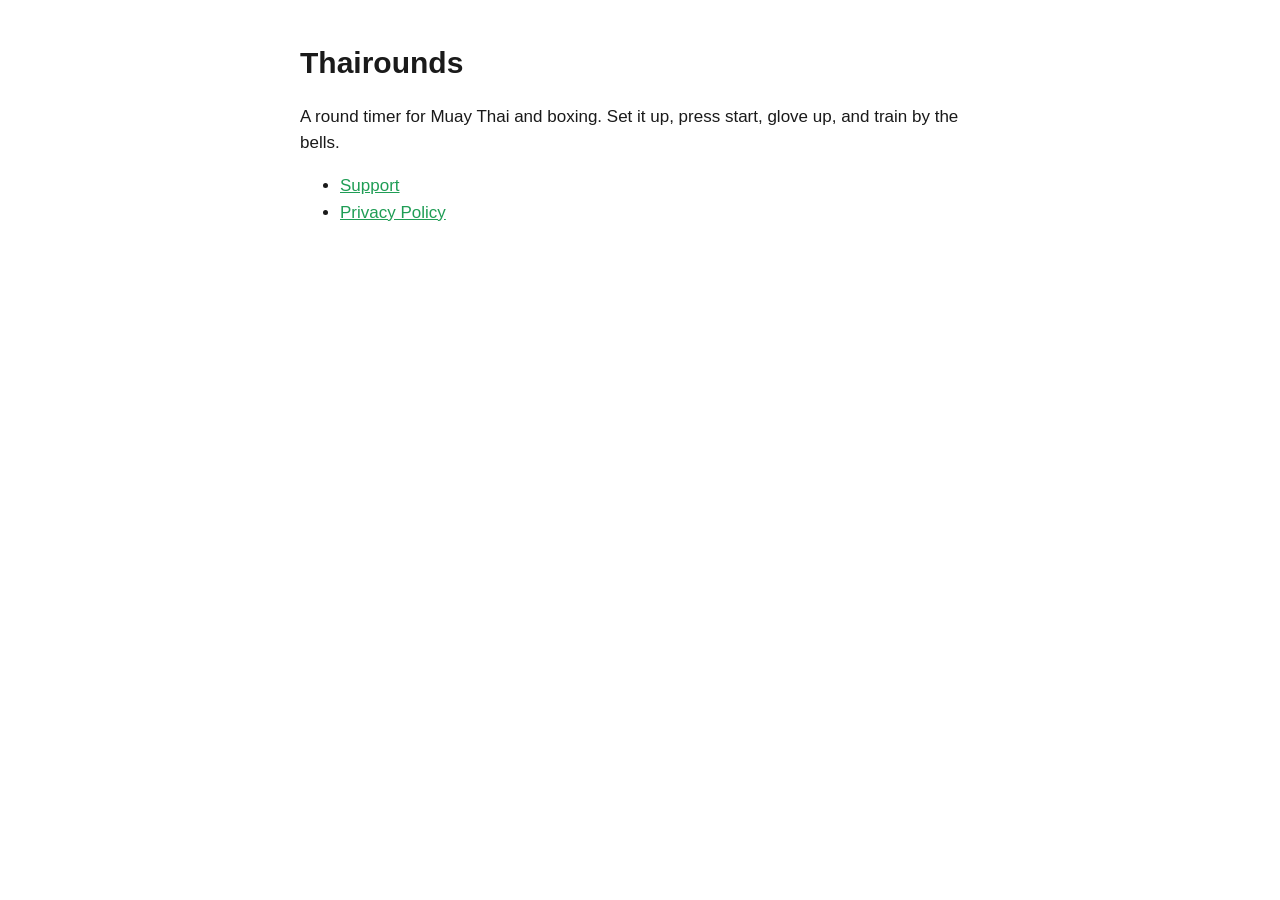
<file: index.html>
<!doctype html>
<html lang="en">
<head>
<meta charset="utf-8">
<meta name="viewport" content="width=device-width, initial-scale=1">
<title>Thairounds</title>
<link rel="stylesheet" href="style.css">
</head>
<body>
<main>
<h1>Thairounds</h1>
<p>A round timer for Muay Thai and boxing. Set it up, press start, glove up, and
train by the bells.</p>
<ul>
  <li><a href="support.html">Support</a></li>
  <li><a href="privacy.html">Privacy Policy</a></li>
</ul>
</main>
</body>
</html>
</file>
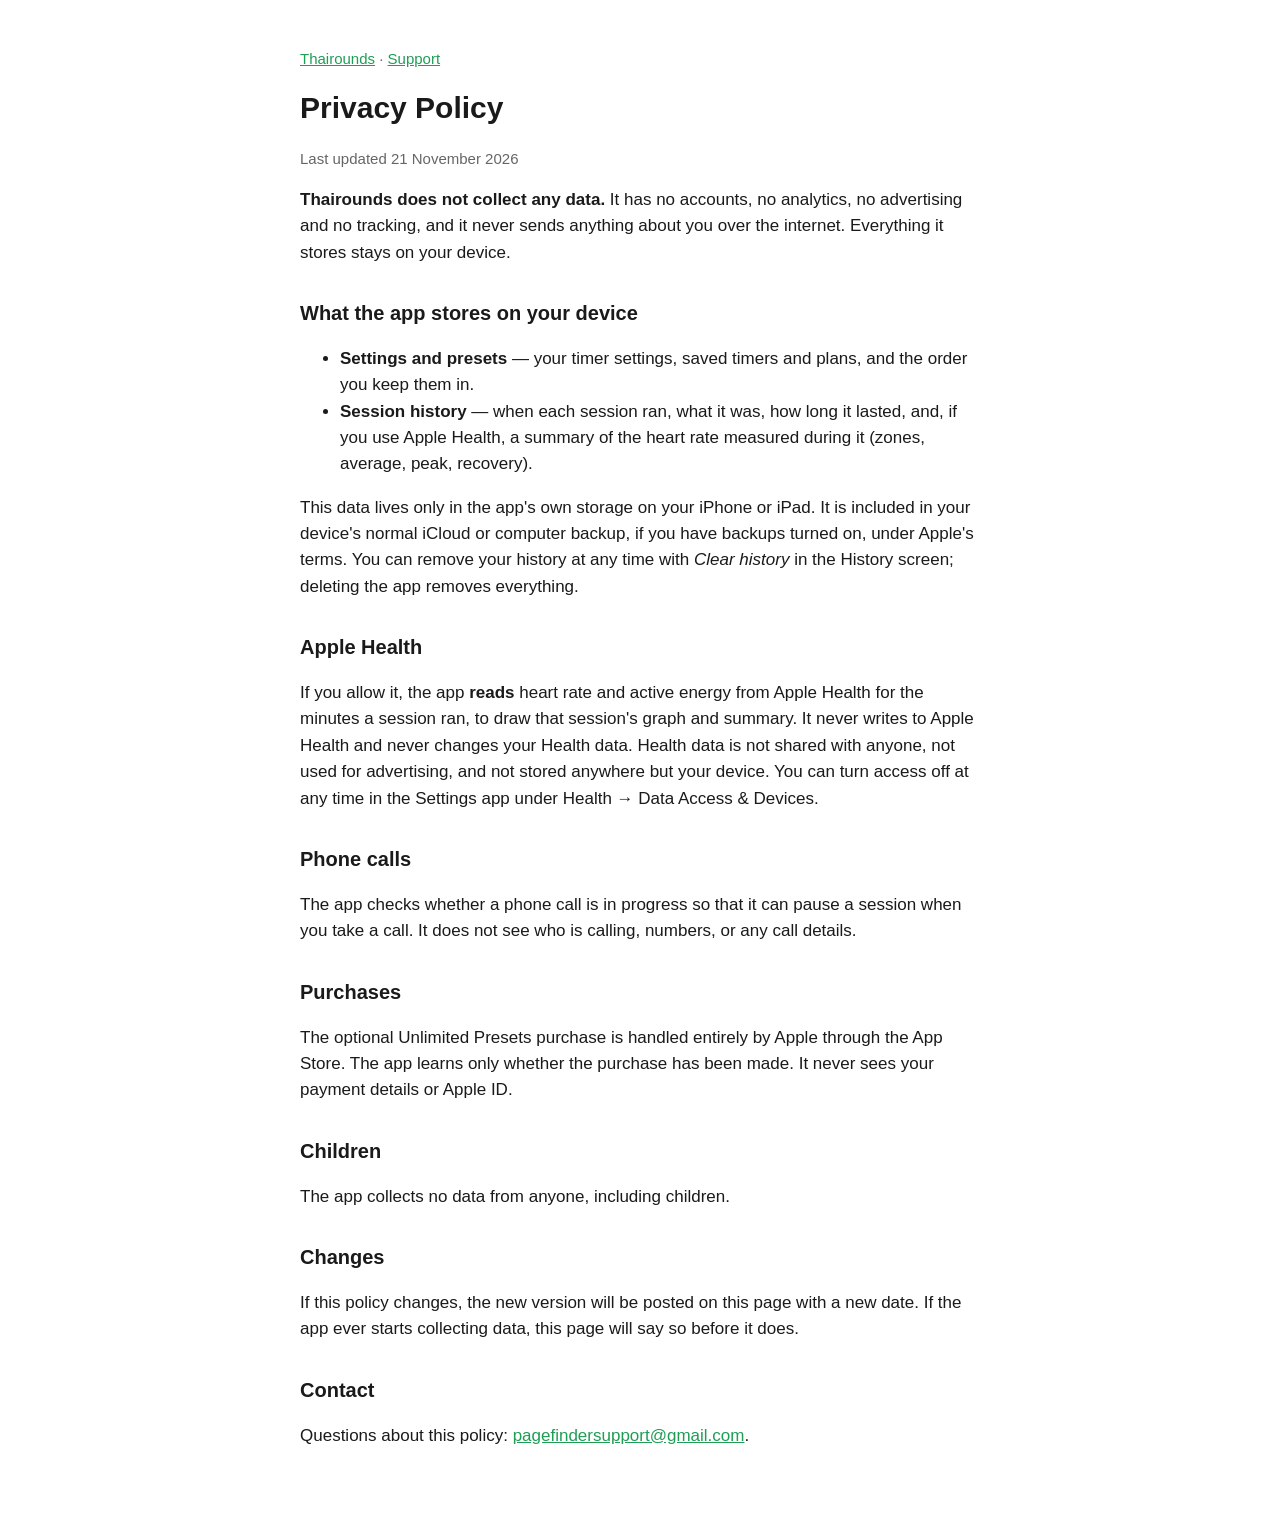
<file: privacy.html>
<!doctype html>
<html lang="en">
<head>
<meta charset="utf-8">
<meta name="viewport" content="width=device-width, initial-scale=1">
<title>Thairounds — Privacy Policy</title>
<link rel="stylesheet" href="style.css">
</head>
<body>
<main>
<p class="nav"><a href="index.html">Thairounds</a> · <a href="support.html">Support</a></p>
<h1>Privacy Policy</h1>
<p class="meta">Last updated 21 November 2026</p>

<p><strong>Thairounds does not collect any data.</strong> It has no accounts, no
analytics, no advertising and no tracking, and it never sends anything about you
over the internet. Everything it stores stays on your device.</p>

<h2>What the app stores on your device</h2>
<ul>
  <li><strong>Settings and presets</strong> — your timer settings, saved timers and
    plans, and the order you keep them in.</li>
  <li><strong>Session history</strong> — when each session ran, what it was, how
    long it lasted, and, if you use Apple Health, a summary of the heart rate
    measured during it (zones, average, peak, recovery).</li>
</ul>
<p>This data lives only in the app's own storage on your iPhone or iPad. It is
included in your device's normal iCloud or computer backup, if you have backups
turned on, under Apple's terms. You can remove your history at any time with
<em>Clear history</em> in the History screen; deleting the app removes
everything.</p>

<h2>Apple Health</h2>
<p>If you allow it, the app <strong>reads</strong> heart rate and active energy
from Apple Health for the minutes a session ran, to draw that session's graph and
summary. It never writes to Apple Health and never changes your Health data.
Health data is not shared with anyone, not used for advertising, and not stored
anywhere but your device. You can turn access off at any time in the Settings
app under Health → Data Access &amp; Devices.</p>

<h2>Phone calls</h2>
<p>The app checks whether a phone call is in progress so that it can pause a
session when you take a call. It does not see who is calling, numbers, or any
call details.</p>

<h2>Purchases</h2>
<p>The optional Unlimited Presets purchase is handled entirely by Apple through
the App Store. The app learns only whether the purchase has been made. It never
sees your payment details or Apple ID.</p>

<h2>Children</h2>
<p>The app collects no data from anyone, including children.</p>

<h2>Changes</h2>
<p>If this policy changes, the new version will be posted on this page with a new
date. If the app ever starts collecting data, this page will say so before it
does.</p>

<h2>Contact</h2>
<p>Questions about this policy: <a href="mailto:pagefindersupport@gmail.com?subject=Thairounds%20privacy">pagefindersupport@gmail.com</a>.</p>
</main>
</body>
</html>
</file>
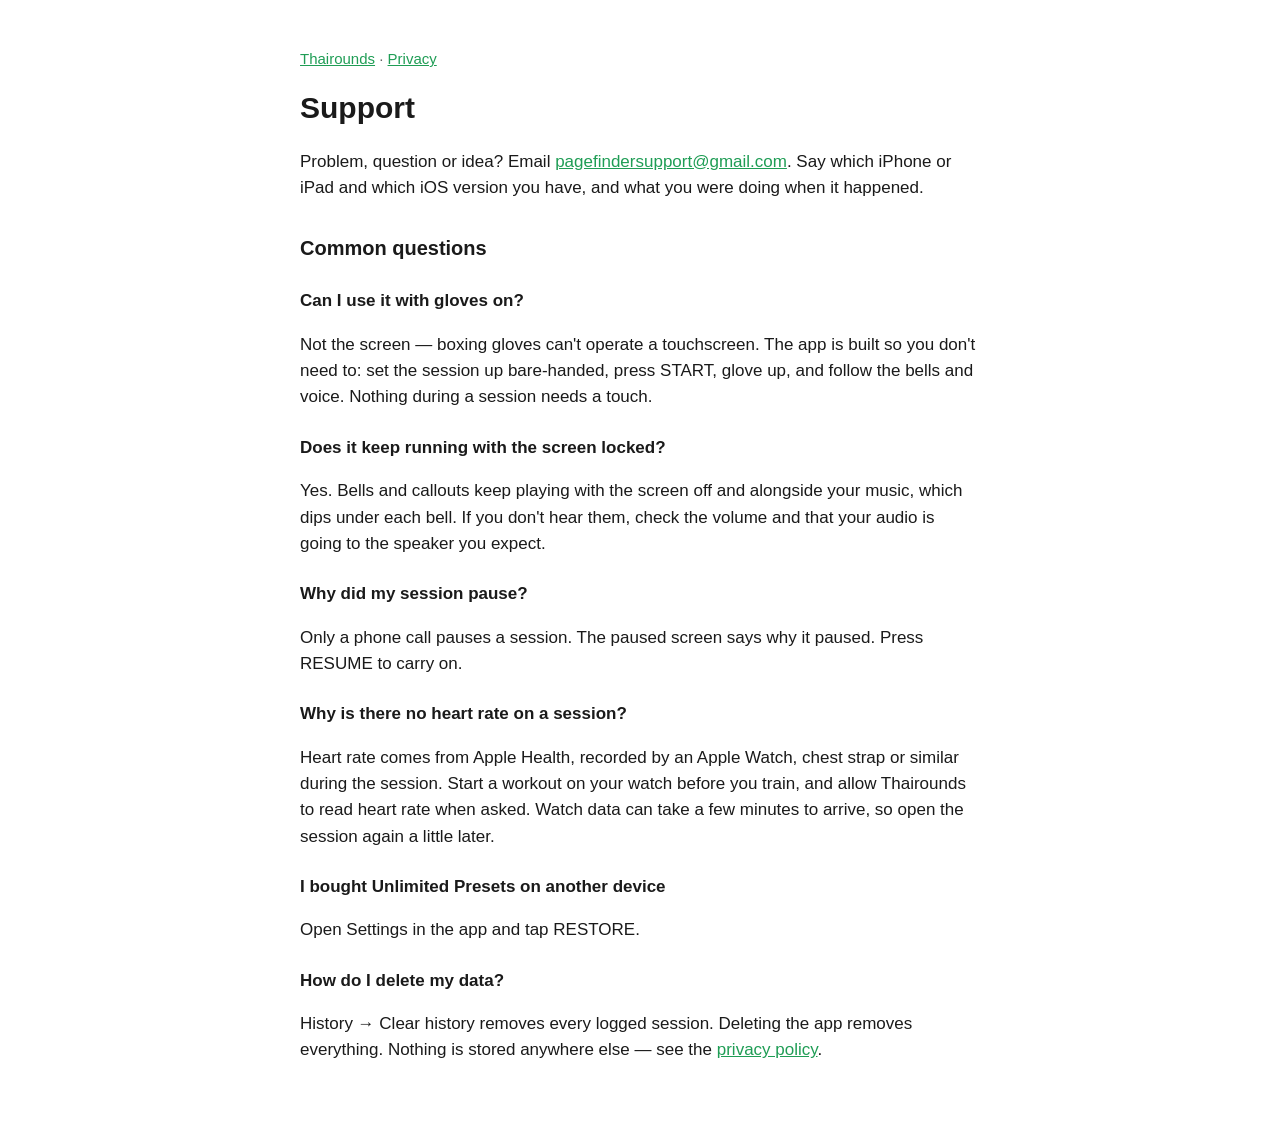
<file: support.html>
<!doctype html>
<html lang="en">
<head>
<meta charset="utf-8">
<meta name="viewport" content="width=device-width, initial-scale=1">
<title>Thairounds — Support</title>
<link rel="stylesheet" href="style.css">
</head>
<body>
<main>
<p class="nav"><a href="index.html">Thairounds</a> · <a href="privacy.html">Privacy</a></p>
<h1>Support</h1>

<p>Problem, question or idea? Email
<a href="mailto:pagefindersupport@gmail.com?subject=Thairounds%20support">pagefindersupport@gmail.com</a>. Say which iPhone or iPad
and which iOS version you have, and what you were doing when it happened.</p>

<h2>Common questions</h2>

<h3>Can I use it with gloves on?</h3>
<p>Not the screen — boxing gloves can't operate a touchscreen. The app is built
so you don't need to: set the session up bare-handed, press START, glove up, and
follow the bells and voice. Nothing during a session needs a touch.</p>

<h3>Does it keep running with the screen locked?</h3>
<p>Yes. Bells and callouts keep playing with the screen off and alongside your
music, which dips under each bell. If you don't hear them, check the volume and
that your audio is going to the speaker you expect.</p>

<h3>Why did my session pause?</h3>
<p>Only a phone call pauses a session. The paused screen says why it paused. Press
RESUME to carry on.</p>

<h3>Why is there no heart rate on a session?</h3>
<p>Heart rate comes from Apple Health, recorded by an Apple Watch, chest strap or
similar during the session. Start a workout on your watch before you train, and
allow Thairounds to read heart rate when asked. Watch data can take a few
minutes to arrive, so open the session again a little later.</p>

<h3>I bought Unlimited Presets on another device</h3>
<p>Open Settings in the app and tap RESTORE.</p>

<h3>How do I delete my data?</h3>
<p>History → Clear history removes every logged session. Deleting the app removes
everything. Nothing is stored anywhere else — see the
<a href="privacy.html">privacy policy</a>.</p>
</main>
</body>
</html>
</file>
<file: style.css>
:root { --bg: #ffffff; --fg: #1a1a1a; --muted: #666; --accent: #1f9d55; }
@media (prefers-color-scheme: dark) {
  :root { --bg: #111311; --fg: #ececec; --muted: #999; --accent: #4cd685; }
}
body { margin: 0; background: var(--bg); color: var(--fg);
  font: 17px/1.55 -apple-system, BlinkMacSystemFont, "Segoe UI", sans-serif; }
main { max-width: 680px; margin: 0 auto; padding: 32px 16px 64px; }
h1 { font-size: 30px; margin: 8px 0 4px; }
h2 { font-size: 20px; margin-top: 32px; }
h3 { font-size: 17px; margin: 24px 0 4px; }
a { color: var(--accent); }
.meta, .nav { color: var(--muted); font-size: 15px; }
</file>
